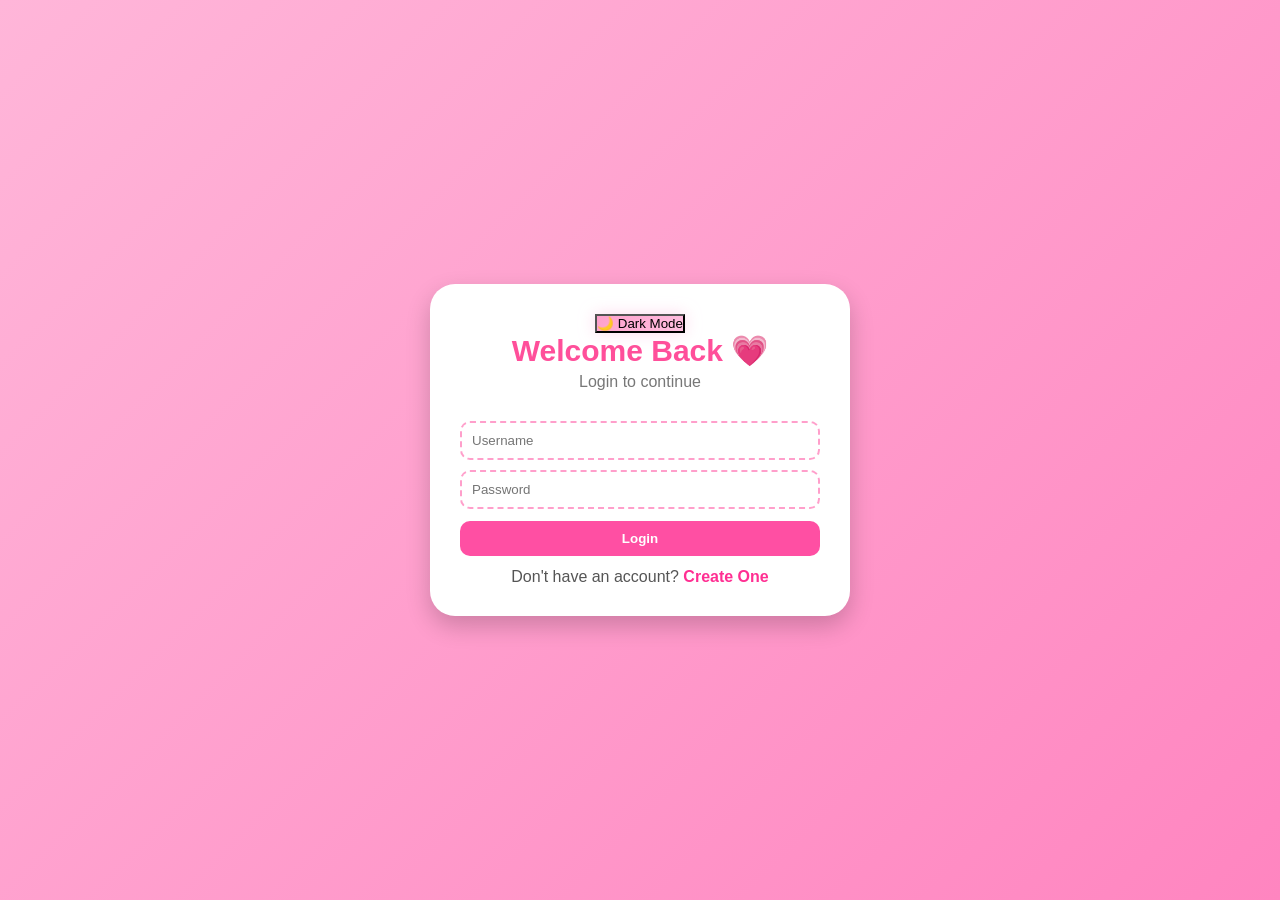
<file: index.html>
<!DOCTYPE html>
<html lang="en">
<head>
<meta charset="UTF-8">
<title>Login</title>
<link rel="stylesheet" href="login.css">
<link rel="stylesheet" href="theme.css"/>
</head>

<body>

<div class="container">
  <button id="themeBtn">🌙 Dark Mode</button>
  <h1 class="title">Welcome Back 💗</h1>
  <p class="subtitle">Login to continue</p>

  <input id="username" type="text" placeholder="Username">
  <input id="password" type="password" placeholder="Password">

  <button onclick="loginUser()" class="btn">Login</button>

  <p class="small">Don't have an account? <span onclick="showSignup()">Create One</span></p>
</div>

<!-- Signup Box -->
<div class="container hidden" id="signupBox">

  <h1 class="title">Create Account 🌷</h1>

  <input id="newUser" type="text" placeholder="Create Username">
  <input id="newPass" type="password" placeholder="Create Password">

  <button onclick="createUser()" class="btn">Sign Up ✨</button>

  <p class="small" onclick="hideSignup()">⬅ Back to Login</p>
</div>

<script src="login.js"></script>
<script src="theme.js"></script>

</body>
</html>
</file>
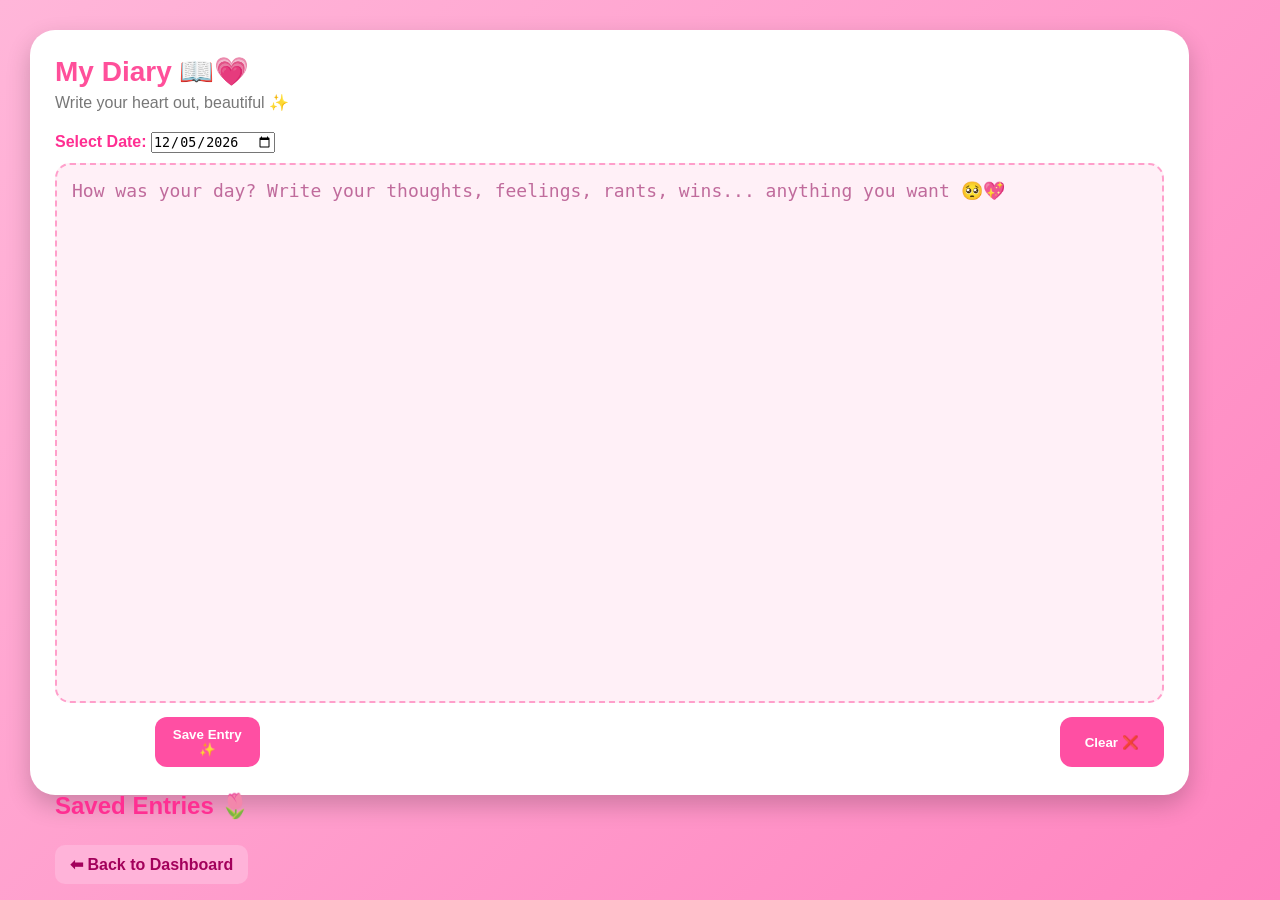
<file: dairy.html>
<!DOCTYPE html>
<html lang="en">
<head>
  <meta charset="UTF-8">
  <title>Diary</title>
  <link rel="stylesheet" href="diary.css">
</head>

<body>

<div class="container">
   <link rel="stylesheet" href="theme.css"/>
  <h1 class="title">My Diary 📖💗</h1>
  <p class="subtitle">Write your heart out, beautiful ✨</p>

  <div class="dateBox">
      <label>Select Date:</label>
      <input type="date" id="dateInput">
  </div>

  <textarea id="diaryText" placeholder="How was your day? Write your thoughts, feelings, rants, wins... anything you want 🥺💖"></textarea>

  <div class="buttons">
      <button onclick="saveDiary()">Save Entry ✨</button>
      <button onclick="clearDiary()">Clear ❌</button>
  </div>

  <h2 class="title2">Saved Entries 🌷</h2>
  <ul id="entriesList"></ul>

  <a href="dashboard.html" class="backBtn">⬅ Back to Dashboard</a>

</div>
<script src="theme.js"></script>
<script src="diary.js"></script>
</body>
</html>
</file>
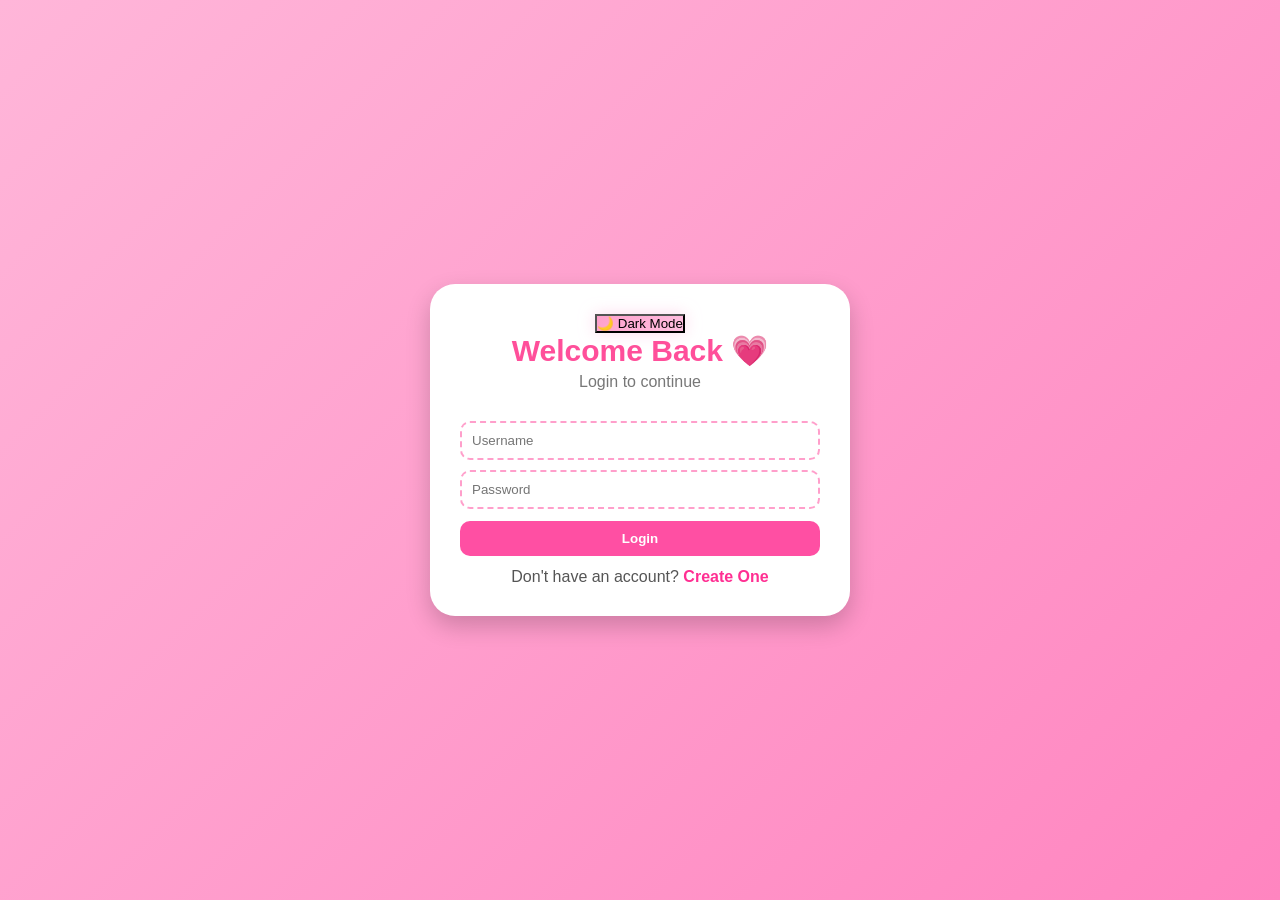
<file: dashboard.html>
<!DOCTYPE html>
<html lang="en">
<head>
<link rel="preconnect" href="https://fonts.googleapis.com">
<link rel="preconnect" href="https://fonts.gstatic.com" crossorigin>
<link href="https://fonts.googleapis.com/css2?family=Poppins:wght@300;400;500;600;700&display=swap" rel="stylesheet">
    <meta charset="UTF-8">
    <meta name="viewport" content="width=device-width, initial-scale=1.0">
    <title>dashboard</title>
   <link rel="stylesheet" href="dashboard.css"/>
<link rel="stylesheet" href="theme.css"/>
</head>
<body>
    <div class="container">

<button onclick="toggleTheme()" id="themeBtn">🌙</button>

<h1 class="title">Hi, Cherry 🌸</h1>
    <p class="subtitle">Welcome to your cute little world ✨</p>
    <div class="stats">

    <div class="statCard">
        <span class="statEmoji">🎯</span>
        <h2 id="goalCount">0</h2>
        <p>Goals</p>
    </div>

    <div class="statCard">
        <span class="statEmoji">✔</span>
        <h2 id="completedDays">0</h2>
        <p>Completed Days</p>
    </div>

    <div class="statCard">
        <span class="statEmoji">🔥</span>
        <h2 id="streakCount">0</h2>
        <p>Streak</p>
    </div>

    <div class="statCard">
        <span class="statEmoji">⏰</span>
        <h2 id="studyHours">0</h2>
        <p>Hours</p>
    </div>

</div>
    <div class="menu">

        <a href="tasks.html" class="box">
            <span class="emoji">🎀</span>
            <p>Tasks</p>
        </a>

        <a href="todo.html" class="box">
            <span class="emoji">📝</span>
            <p>To-Do</p>
        </a>
        <a href="diary.html" class="box">
            <span class="emoji">📖</span>
            <p>Diary</p>
        </a>

    </div>

    <button onclick="logout()" class="logoutBtn">Logout 🚪</button>

<script src="auth.js"></script>
<script src="dashboard.js"></script>
<script src="theme.js"></script>


</div>
  
</body>
</html>
</file>
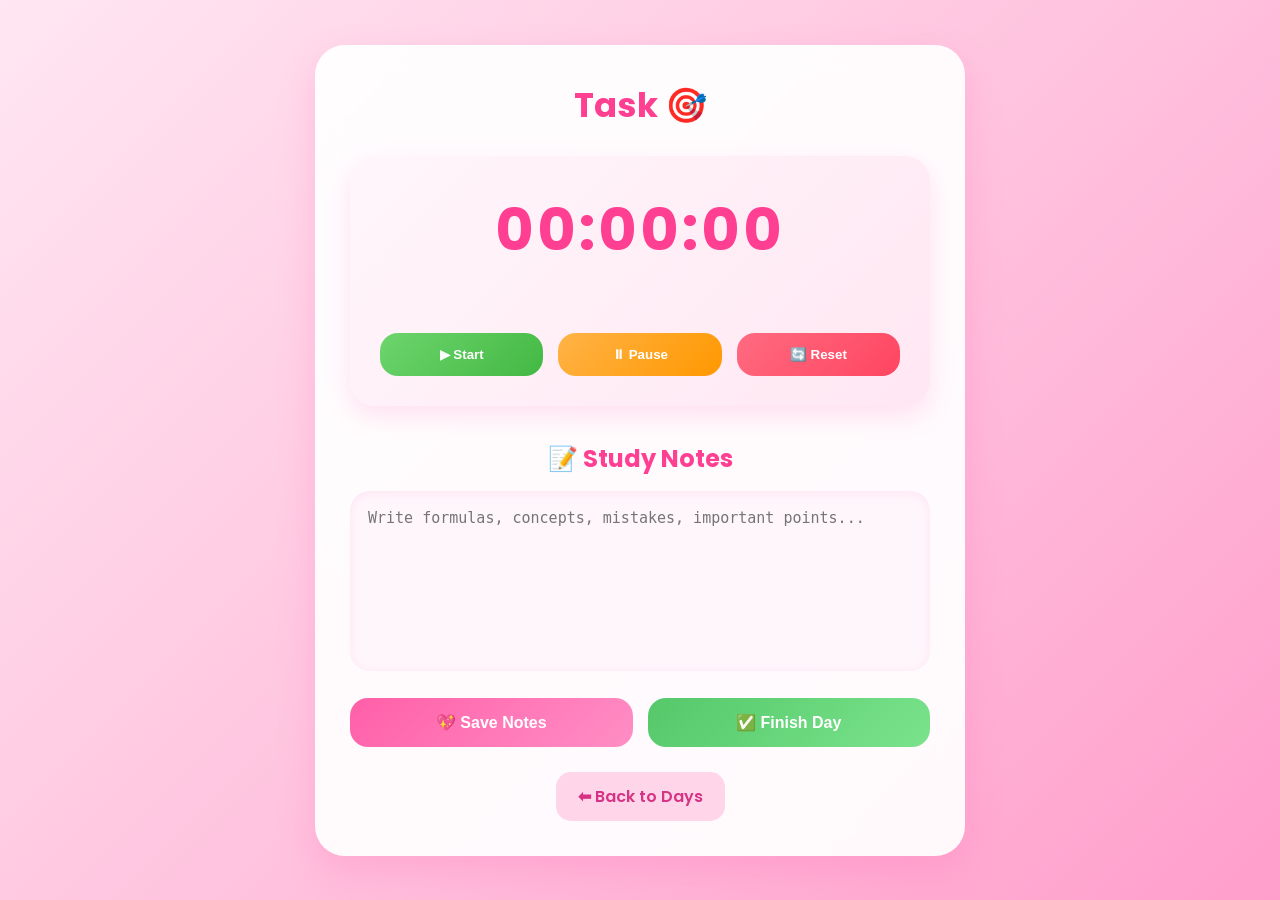
<file: daytimer.html>
<!DOCTYPE html>
<html lang="en">

<head>
    <meta charset="UTF-8">
    <meta name="viewport" content="width=device-width, initial-scale=1.0">
    <title>Focus Timer</title>

    <!-- Google Font -->
    <link rel="preconnect" href="https://fonts.googleapis.com">
    <link rel="preconnect" href="https://fonts.gstatic.com" crossorigin>
    <link href="https://fonts.googleapis.com/css2?family=Poppins:wght@300;400;500;600;700&display=swap" rel="stylesheet">

    <link rel="stylesheet" href="daytimer.css">
    <link rel="stylesheet" href="theme.css">
</head>

<body>

<div class="container">

    <h1 id="taskName" class="title">Task 🎯</h1>

    <p id="dayText" class="subtitle"></p>

    <!-- Timer Card -->
    <div class="timerBox">

        <div id="timer">00:00:00</div>

        <p id="statusText"></p>

        <div class="buttons">

            <button class="startBtn" onclick="startTimer()">
                ▶ Start
            </button>

            <button class="pauseBtn" onclick="pauseTimer()">
                ⏸ Pause
            </button>

            <button class="resetBtn" onclick="resetTimer()">
                🔄 Reset
            </button>

        </div>

    </div>

    <!-- Notes -->

    <h2 class="notesTitle">
        📝 Study Notes
    </h2>

    <textarea
        id="notes"
        placeholder="Write formulas, concepts, mistakes, important points..."
    ></textarea>

    <div class="actionButtons">

        <button
            class="saveBtn"
            onclick="saveNotes()">

            💖 Save Notes

        </button>

        <button
            class="finishBtn"
            onclick="finishDay()">

            ✅ Finish Day

        </button>

    </div>

    <a
        href="taskdays.html"
        class="backBtn">

        ⬅ Back to Days

    </a>

</div>

<script src="daytimer.js"></script>
<script src="theme.js"></script>

</body>
</html>
</file>
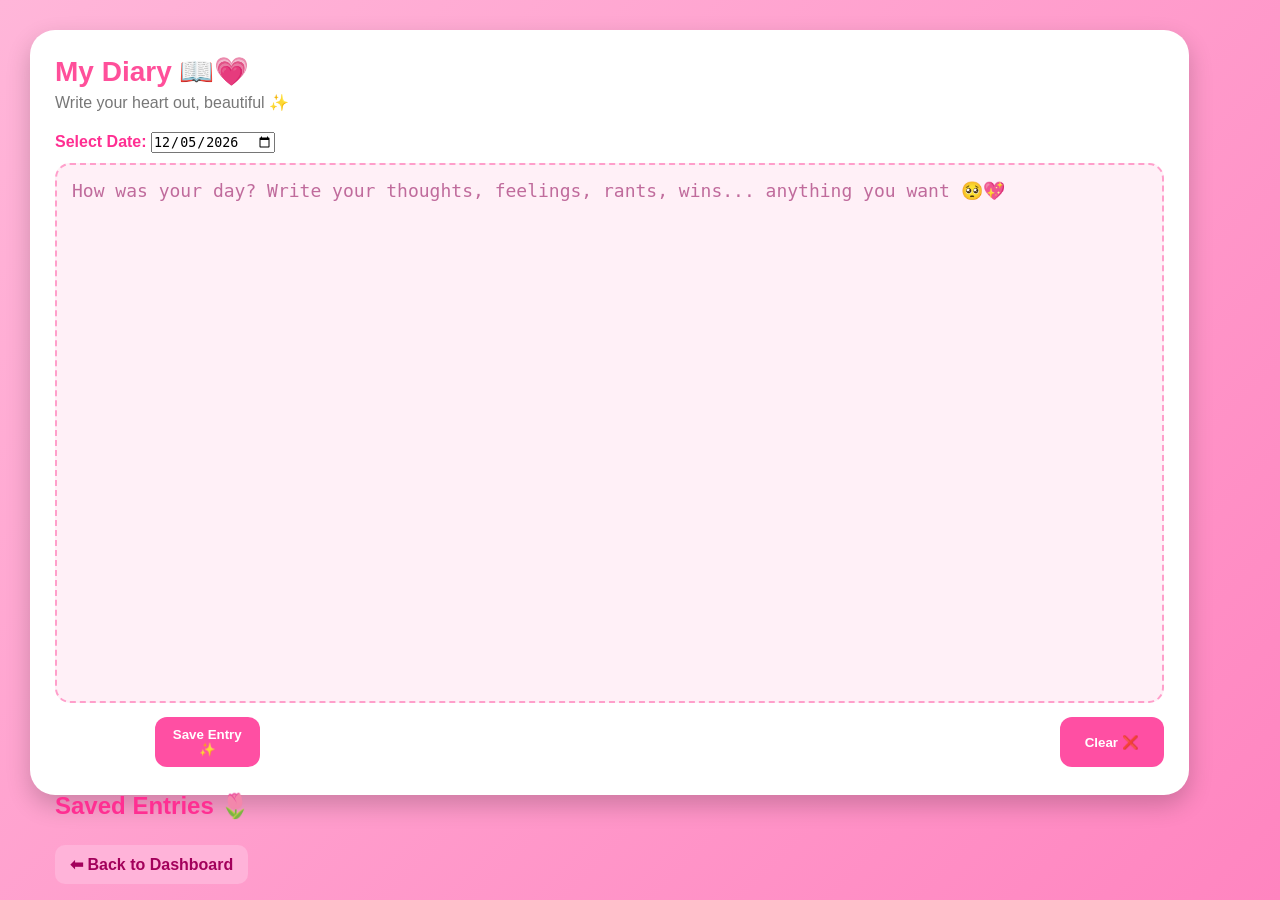
<file: diary.html>
<!DOCTYPE html>
<html lang="en">
<head>
  <meta charset="UTF-8">
  <title>Diary</title>
  <link rel="stylesheet" href="diary.css">
  <link rel="stylesheet" href="theme.css"/>
</head>

<body>

<div class="container">
   
  <h1 class="title">My Diary 📖💗</h1>
  <p class="subtitle">Write your heart out, beautiful ✨</p>

  <div class="dateBox">
      <label>Select Date:</label>
      <input type="date" id="dateInput">
  </div>

  <textarea id="diaryText" placeholder="How was your day? Write your thoughts, feelings, rants, wins... anything you want 🥺💖"></textarea>

  <div class="buttons">
      <button onclick="saveDiary()">Save Entry ✨</button>
      <button onclick="clearDiary()">Clear ❌</button>
  </div>

  <h2 class="title2">Saved Entries 🌷</h2>
  <ul id="entriesList"></ul>

  <a href="dashboard.html" class="backBtn">⬅ Back to Dashboard</a>

</div>

<script src="diary.js"></script>
<script src="theme.js"></script>
</body>
</html>
</file>
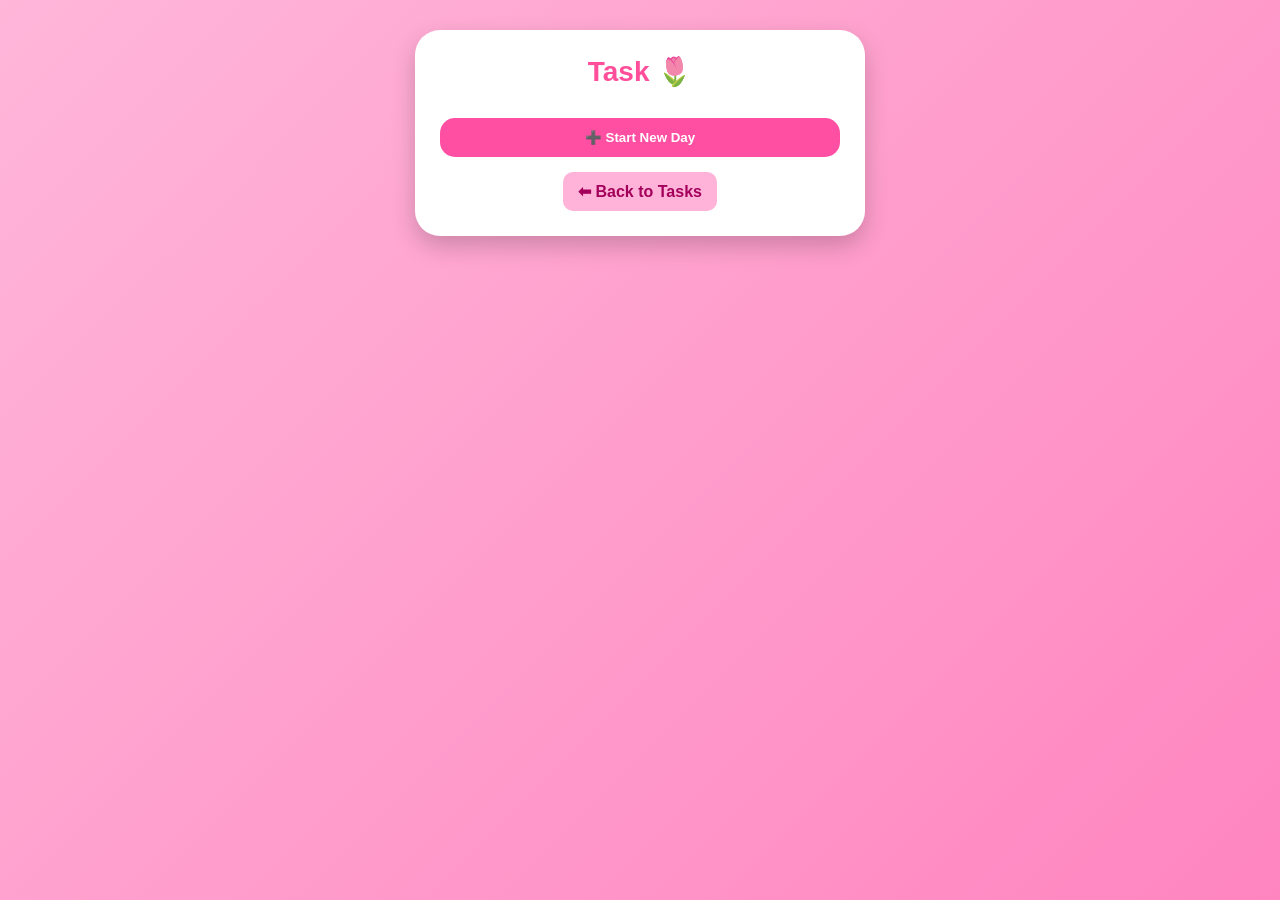
<file: taskdays.html>
<!DOCTYPE html>
<html lang="en">
<head>
  <meta charset="UTF-8">
  <title>Task Days</title>
  <link rel="stylesheet" href="taskdays.css">
  <link rel="stylesheet" href="theme.css"/>
</head>

<body>

<div class="container">

  <h1 id="taskTitle" class="title">Task 🌷</h1>
  <p id="taskInfo" class="subtitle"></p>

  <div id="daysList"></div>

  <button class="addBtn">➕ Start New Day</button>

  <a href="tasks.html" class="backBtn">⬅ Back to Tasks</a>

</div>

<script src="taskdays.js"></script>
<script src="theme.js"></script>
</body>
</html>
</file>
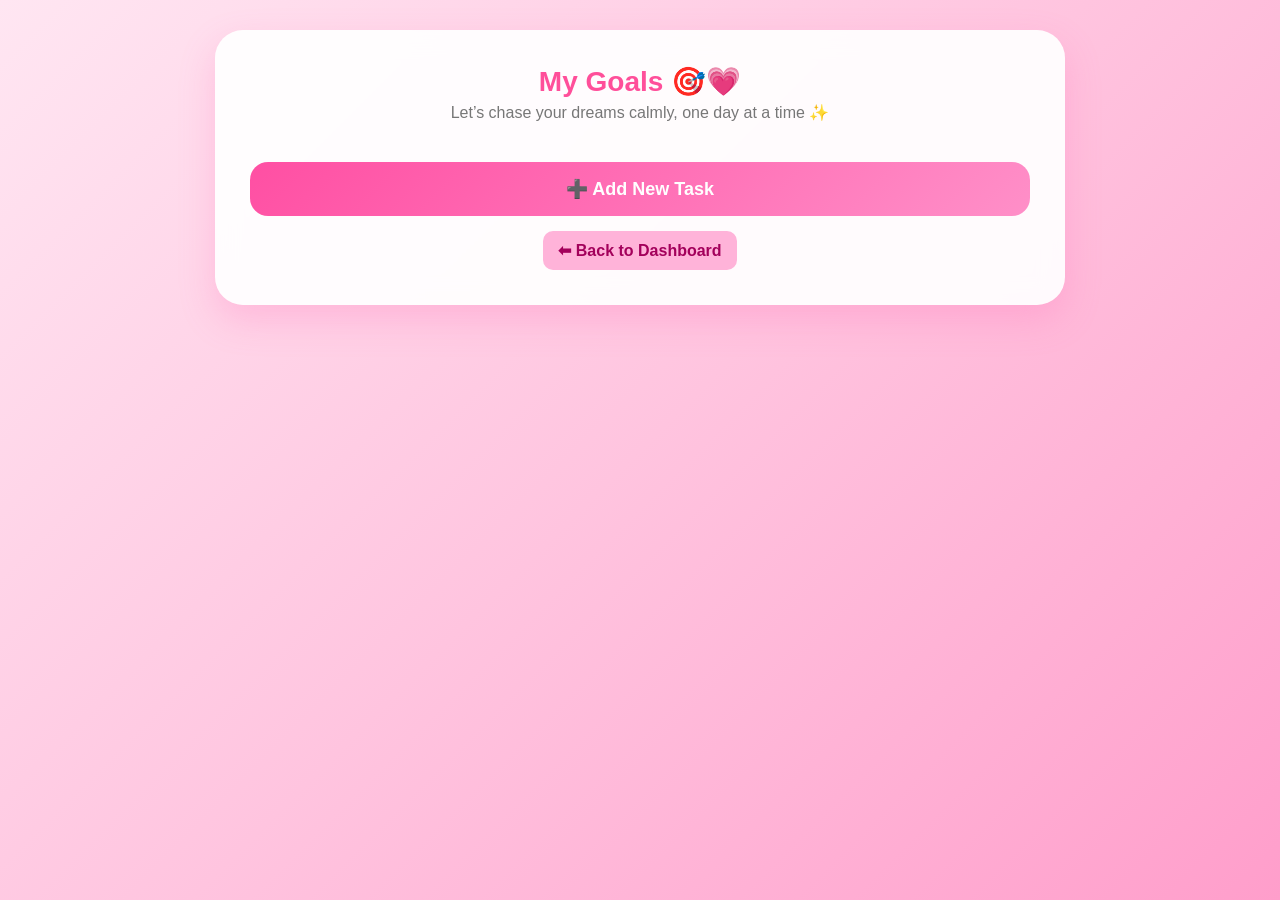
<file: tasks.html>
<!DOCTYPE html>
<html lang="en">
<head>
  <meta charset="UTF-8">
  <title>Tasks</title>
  <link rel="stylesheet" href="tasks.css">
  <link rel="stylesheet" href="theme.css"/>
</head>

<body>

<div class="container">

  <h1 class="title">My Goals 🎯💗</h1>
  <p class="subtitle">Let’s chase your dreams calmly, one day at a time ✨</p>

  <div id="taskList" class="taskList"></div>

  <button class="addBtn" onclick="openPopup()">➕ Add New Task</button>

  <a href="dashboard.html" class="backBtn">⬅ Back to Dashboard</a>

</div>


<!-- Popup Box -->
<div class="popup" id="popup">
  <div class="popupBox">
    <h2>Create New Goal 🌷</h2>

    <input id="taskName" type="text" placeholder="Goal Name (ex: DSA Practice)">
    <input id="taskdays" type="number" placeholder="Duration in Days (ex: 90)">
    <input id="taskTime" type="number" placeholder="Daily Time (hours ex: 2)">

    <div class="popupBtns">
      <button onclick="saveTask()">Save 💖</button>
      <button onclick="closePopup()">Cancel</button>
    </div>
  </div>
</div>

<script src="tasks.js"></script>
<script src="theme.js"></script>
</body>
</html>
</file>
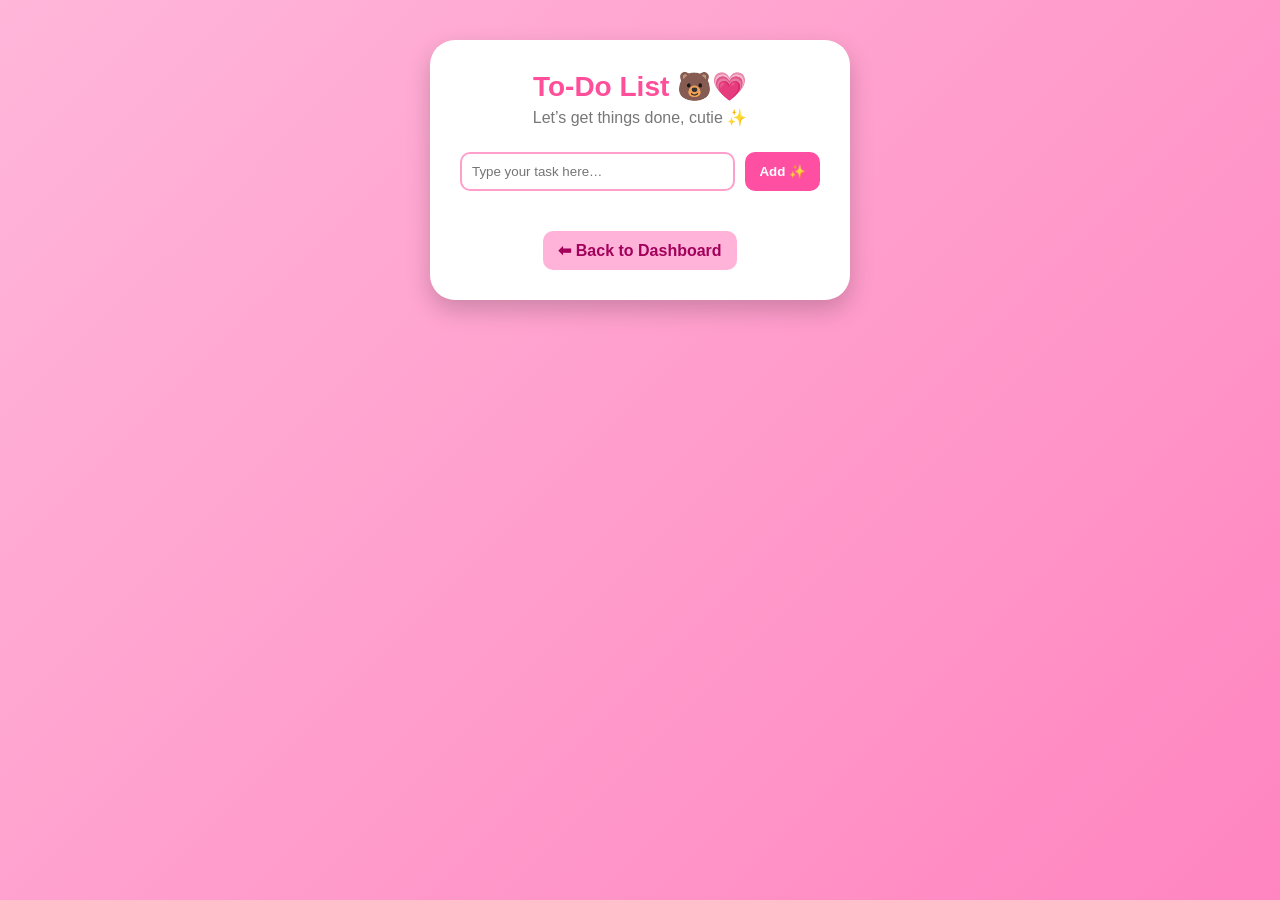
<file: todo.html>
<!DOCTYPE html>
<html lang="en">
<head>
    <meta charset="UTF-8">
    <meta name="viewport" content="width=device-width, initial-scale=1.0">
    <title>Document</title>
    <link rel="stylesheet" href="todo.css"/>
    <link rel="stylesheet" href="theme.css"/>
</head>
<body>
    <div class="container">
    
    <h1 class="title">To-Do List 🐻💗</h1>
    <p class="subtitle">Let’s get things done, cutie ✨</p>

    <div class="inputBox">
        <input id="taskInput" type="text" placeholder="Type your task here…">
        <button onclick="addTask()">Add ✨</button>
    </div>

    <ul id="taskList"></ul>

    <a href="dashboard.html" class="backBtn">⬅ Back to Dashboard</a>

</div>

<script src="todo.js"> </script>
<script src="theme.js"></script>
</body>
</html>
</file>
<file: login.css>
*{margin:0;padding:0;box-sizing:border-box;}

body{
  font-family:"Segoe UI",Arial;
  background:linear-gradient(135deg,#ffb6d9,#ff85c0);
  height:100vh;
  display:flex;
  justify-content:center;
  align-items:center;
}

.container{
  width:90%;
  max-width:420px;
  background:white;
  padding:30px;
  text-align:center;
  border-radius:25px;
  box-shadow:0 10px 25px rgba(0,0,0,.2);
}

.title{
  color:#ff4f9a;
  font-size:30px;
  font-weight:700;
}

.subtitle{
  color:#777;
  margin:5px 0 20px;
}

input{
  width:100%;
  padding:10px;
  margin-top:10px;
  border-radius:10px;
  border:2px dashed #ff9fcb;
  outline:none;
}

.btn{
  width:100%;
  padding:10px;
  margin-top:12px;
  border:none;
  border-radius:10px;
  background:#ff4fa3;
  color:white;
  font-weight:700;
  cursor:pointer;
}

.btn:hover{
  background:#ff8ccc;
}

.small{
  margin-top:12px;
  color:#555;
}

.small span{
  color:#ff2f92;
  font-weight:700;
  cursor:pointer;
}

.hidden{
  display:none;
}
</file>
<file: theme.css>
body.dark{
 
    background: linear-gradient(135deg,#1a1a1a,#2d1b2e) !important;

    color:white !important;
}


body.dark .container{
    background:#252525 !important;
    box-shadow:0 0 25px rgba(255,105,180,0.25);
}
body.dark .container{
    box-shadow:
        0 0 15px rgba(255,105,180,0.3),
        0 0 35px rgba(255,105,180,0.15);
}
body.dark input,
body.dark textarea{
    background:#444 !important;
    color:white !important;
    border:1px solid #666 !important;
}

body.dark li{
    background:#3a3a3a !important;
    color:white !important;
}

body.dark a{
    color:#ff9fcb !important;
}

body.dark .backBtn{
    background:#ff9fcb !important;
    color:white !important;
}
#themeBtn{
    background:linear-gradient(135deg,#ff9fcb,#ffc0e1);
    box-shadow:0 0 15px rgba(255,192,225,0.6);
    transition:.3s;
}

#themeBtn:hover{
    transform:scale(1.1);
}
body.dark .logoutBtn{
    background:#ff69b4 !important;
    color:white !important;
    border:none;
}
body.dark li{
    background:#343434 !important;
    color:white !important;
}
body.dark input{
    background:#383838 !important;
    color:white !important;
    border:1px solid #ff9fcb !important;
}
</file>
<file: diary.css>
*{
  margin:0;
  padding:0;
  box-sizing:border-box;
}

body{
  font-family:"Segoe UI", Arial;
  background: linear-gradient(135deg,#ffb6d9,#ff85c0);
  min-height:100vh;
  padding: 30px;
}

.container{
  width:95%;
  height:85vh;
  background:white;
  padding:25px;
  border-radius:25px;
  box-shadow:0 10px 25px rgba(0,0,0,0.2);
}

.title{
  color:#ff4f9a;
  font-size:28px;
  font-weight:700;
}

.subtitle{
  color:#777;
  margin-top:5px;
  margin-bottom:20px;
}

/* Date */
.dateBox{
  text-align:left;
  margin-bottom:10px;
  color:#ff2f92;
  font-weight:600;
}

/* Text Area */
textarea{
  width:100%;
  height:60vh;
  border-radius:15px;
  padding:15px;
  border:2px dashed #ff9fcb;
  outline:none;
  font-size:18px;
  background:#fff0f7;
  resize:none;
}


textarea::placeholder{
  color:#c06b9c;
}

.buttons{
  margin-top:10px;
  display:flex;
  justify-content:flex-end;
  padding-left: 100px;
  gap: 800px;
}

button{
  flex:1;
  padding:10px;
  border:none;
  border-radius:12px;
  font-weight:700;
  cursor:pointer;
  background:#ff4fa3;
  color:white;
  transition:.3s;
}

button:hover{
  background:#ff8ccc;
}

/* Saved entries */
.title2{
  margin-top:25px;
  color:#ff2f92;
}

#entriesList{
  text-align:left;
  list-style:none;
  margin-top:10px;
  max-height:130px;
  overflow-y:auto;
}

#entriesList li{
  background:#ffe6f2;
  padding:10px;
  border-radius:12px;
  margin-top:8px;
  border:2px dashed #ff9fcb;
  cursor:pointer;
}

/* Back */
.backBtn{
  display:inline-block;
  margin-top:15px;
  text-decoration:none;
  padding:10px 15px;
  background:#ffb3d9;
  color:#a3005b;
  border-radius:10px;
  font-weight:600;
}
</file>
<file: dashboard.css>
/* ---------- Reset ---------- */

*{
    margin:0;
    padding:0;
    box-sizing:border-box;
}

/* ---------- Body ---------- */

body{
    font-family:"Poppins",sans-serif;
    background:linear-gradient(135deg,#ffe8f3,#ffcae6,#ff9fcb);
    min-height:100vh;
    display:flex;
    justify-content:center;
    align-items:center;
    padding:25px;
}

/* ---------- Main Card ---------- */

.container{

    width:100%;
    max-width:470px;

    background:rgba(255,255,255,.92);

    backdrop-filter:blur(12px);

    border-radius:30px;

    padding:35px;

    text-align:center;

    position:relative;

    border:1px solid rgba(255,255,255,.7);

    box-shadow:
        0 12px 35px rgba(255,105,180,.25);

}

/* ---------- Theme Button ---------- */

#themeBtn{

    position:absolute;

    top:18px;
    right:18px;

    width:48px;
    height:48px;

    border:none;

    border-radius:50%;

    cursor:pointer;

    font-size:20px;

    background:linear-gradient(135deg,#ff9fcb,#ffd5ea);

    box-shadow:0 5px 15px rgba(255,105,180,.35);

    transition:.35s;

}

#themeBtn:hover{

    transform:rotate(20deg) scale(1.08);

}

/* ---------- Heading ---------- */

.title{

    font-size:38px;

    color:#ff3f91;

    font-weight:700;

}

.subtitle{

    color:#666;

    margin-top:10px;

    margin-bottom:35px;

    font-size:15px;

}

/* ---------- Menu ---------- */

.menu{

    display:flex;

    flex-direction:column;

    gap:18px;

}

/* ---------- Cards ---------- */

.box{

    text-decoration:none;

    background:linear-gradient(135deg,#fff6fb,#ffe5f1);

    border-radius:24px;

    padding:22px;

    color:#ff4f9a;

    transition:.35s;

    box-shadow:0 10px 20px rgba(255,105,180,.18);

}

.box:hover{

    transform:translateY(-8px) scale(1.03);

    box-shadow:0 20px 35px rgba(255,105,180,.25);

}

/* ---------- Emoji ---------- */

.emoji{

    display:block;

    font-size:36px;

    margin-bottom:12px;

}

.box p{

    font-size:22px;

    font-weight:600;

}

/* ---------- Logout ---------- */

.logoutBtn{

    width:100%;

    margin-top:28px;

    border:none;

    border-radius:18px;

    padding:15px;

    cursor:pointer;

    font-size:17px;

    font-weight:600;

    color:white;

    background:linear-gradient(135deg,#ff5ba7,#ff8ec5);

    transition:.35s;

}

.logoutBtn:hover{

    transform:translateY(-3px);

    box-shadow:0 10px 20px rgba(255,105,180,.3);

}

/* ---------- Mobile ---------- */

@media(max-width:500px){

    .container{

        padding:28px;

    }

    .title{

        font-size:32px;

    }

    .box{

        padding:20px;

    }

}

.stats{
    display:grid;
    grid-template-columns:repeat(2,1fr);
    gap:15px;
    margin-bottom:30px;
}

.statCard{
    background:linear-gradient(135deg,#fff6fb,#ffe5f1);
    padding:18px;
    border-radius:20px;
    box-shadow:0 8px 18px rgba(255,105,180,.18);
    transition:.3s;
}

.statCard:hover{
    transform:translateY(-4px);
    box-shadow:0 15px 25px rgba(255,105,180,.28);
}

.statEmoji{
    font-size:28px;
}

.statCard h2{
    color:#ff3f91;
    margin-top:8px;
    font-size:28px;
}

.statCard p{
    color:#666;
    margin-top:4px;
}
</file>
<file: daytimer.css>
/* ---------- Google Font ---------- */

*{
    margin:0;
    padding:0;
    box-sizing:border-box;
}

/* ---------- Body ---------- */

body{

    font-family:"Poppins",sans-serif;
    background:linear-gradient(135deg,#ffe6f2,#ffc4df,#ff9ecb);
    min-height:100vh;
    display:flex;
    justify-content:center;
    align-items:center;
    padding:25px;

}

/* ---------- Container ---------- */

.container{

    width:100%;

    max-width:650px;

    background:rgba(255,255,255,.93);

    backdrop-filter:blur(12px);

    border-radius:30px;

    padding:35px;

    text-align:center;

    box-shadow:0 15px 35px rgba(255,105,180,.25);

}

/* ---------- Heading ---------- */

.title{

    color:#ff3f91;

    font-size:34px;

    font-weight:700;

}

.subtitle{

    color:#666;

    margin-top:10px;

    margin-bottom:25px;

}

/* ---------- Timer Box ---------- */

.timerBox{

    background:linear-gradient(135deg,#fff6fb,#ffe7f2);

    border-radius:25px;

    padding:30px;

    margin-top:20px;

    box-shadow:0 10px 25px rgba(255,105,180,.18);

}

/* ---------- Timer ---------- */

#timer{

    font-size:58px;

    font-weight:700;

    color:#ff3f91;

    letter-spacing:3px;

    margin-bottom:20px;

}

/* ---------- Status ---------- */

#statusText{

    margin-bottom:18px;

    color:#ff4f9a;

    font-weight:600;

    min-height:22px;

}

/* ---------- Buttons ---------- */

.buttons{

    display:flex;

    gap:15px;

    justify-content:center;

    flex-wrap:wrap;

}

.buttons button{

    flex:1;

    min-width:130px;

    padding:14px;

    border:none;

    border-radius:18px;

    cursor:pointer;

    font-weight:600;

    color:white;

    transition:.3s;

}

/* ---------- Start ---------- */

.startBtn{

    background:linear-gradient(135deg,#6dd56d,#43b843);

}

/* ---------- Pause ---------- */

.pauseBtn{

    background:linear-gradient(135deg,#ffb347,#ff9800);

}

/* ---------- Reset ---------- */

.resetBtn{

    background:linear-gradient(135deg,#ff6b81,#ff4560);

}

.buttons button:hover{

    transform:translateY(-3px);

    box-shadow:0 10px 18px rgba(0,0,0,.15);

}

/* ---------- Notes ---------- */

.notesTitle{

    margin-top:35px;

    color:#ff3f91;

}

textarea{

    width:100%;

    height:180px;

    margin-top:15px;

    border:none;

    border-radius:20px;

    padding:18px;

    resize:none;

    outline:none;

    font-size:15px;

    background:#fff6fb;

    box-shadow:inset 0 2px 10px rgba(255,105,180,.12);

}

/* ---------- Save + Finish ---------- */

.actionButtons{

    display:flex;

    gap:15px;

    margin-top:20px;

}

.actionButtons button{

    flex:1;

    padding:15px;

    border:none;

    border-radius:18px;

    color:white;

    cursor:pointer;

    font-size:16px;

    font-weight:700;

    transition:.3s;

}

.saveBtn{

    background:linear-gradient(135deg,#ff5fa8,#ff8ec5);

}

.finishBtn{

    background:linear-gradient(135deg,#55c86a,#7ae38c);

}

.actionButtons button:hover{

    transform:translateY(-3px);

    box-shadow:0 10px 20px rgba(0,0,0,.15);

}

/* ---------- Back ---------- */

.backBtn{

    display:inline-block;

    margin-top:25px;

    text-decoration:none;

    background:#ffd5ea;

    color:#d63384;

    padding:12px 22px;

    border-radius:15px;

    font-weight:600;

    transition:.3s;

}

.backBtn:hover{

    background:#ffbddc;

}

/* ---------- Mobile ---------- */

@media(max-width:600px){

    .container{

        padding:25px;

    }

    #timer{

        font-size:42px;

    }

    .buttons{

        flex-direction:column;

    }

    .actionButtons{

        flex-direction:column;

    }

}
</file>
<file: taskdays.css>
*{
  margin:0;
  padding:0;
  box-sizing:border-box;
}

body{
  font-family:"Segoe UI",Arial;
  background: linear-gradient(135deg,#ffb6d9,#ff85c0);
  min-height:100vh;
  padding:30px;
}

.container{
  width:95%;
  max-width:450px;
  margin:auto;
  background:white;
  padding:25px;
  border-radius:25px;
  box-shadow:0 10px 25px rgba(0,0,0,0.2);
  text-align:center;
}
.completedDay{
  background:#c7ffd6 !important;
  border:2px dashed #34a853 !important;
  color:#1b5e20;
  font-weight:700;
}

.title{
  color:#ff4f9a;
  font-size:28px;
  font-weight:700;
}

.subtitle{
  color:#777;
  margin-top:5px;
  margin-bottom:15px;
}

/* Days List */
#daysList{
  margin-top:10px;
}

.dayCard{
  background:#ffe6f2;
  padding:12px;
  margin-top:10px;
  border-radius:18px;
  border:2px dashed #ff9fcb;
  font-size:18px;
  text-align:center;
  cursor:pointer;
}

.dayCard:hover{
  background:#ffcae6;
}

/* Button Bottom */
.addBtn{
  width:100%;
  margin-top:15px;
  padding:12px;
  border:none;
  background:#ff4fa3;
  color:white;
  font-weight:700;
  border-radius:15px;
  cursor:pointer;
}

.addBtn:hover{
  background:#ff8ccc;
}

.backBtn{
  display:inline-block;
  margin-top:15px;
  text-decoration:none;
  padding:10px 15px;
  background:#ffb3d9;
  color:#a3005b;
  border-radius:10px;
  font-weight:600;
}
</file>
<file: tasks.css>
*{
  margin:0;
  padding:0;
  box-sizing:border-box;
}

body{
    font-family:"Poppins",sans-serif;
    background:linear-gradient(135deg,#ffe6f2,#ffc4df,#ff9ecb);
    min-height:100vh;
    padding:30px;
}
.container{
    max-width:850px;
    margin:auto;
    background:rgba(255,255,255,.93);
    backdrop-filter:blur(12px);
    border-radius:28px;
    padding:35px;
    box-shadow:0 15px 35px rgba(255,105,180,.25);
    text-align:center;
}

.title{
  color:#ff4f9a;
  font-size:28px;
  font-weight:700;
}

.subtitle{
  color:#777;
  margin-top:5px;
  margin-bottom:15px;
}

/* Task Cards */
.taskList{
  margin-top:10px;
}

.taskCard{

    background:linear-gradient(135deg,#fff5fb,#ffe5f1);

    padding:22px;

    margin-top:20px;

    border-radius:22px;

    border:none;

    width:100%;

    text-align:left;

    box-shadow:0 10px 20px rgba(255,105,180,.15);

    transition:.3s;
}
.taskCard:hover{

    transform:translateY(-5px);

    box-shadow:0 18px 30px rgba(255,105,180,.25);

}
.taskCard h3{

    color:#ff3f91;

    font-size:24px;

    margin-bottom:10px;

}
.taskCard p{

    color:#666;

    margin-top:6px;

    font-size:15px;

}

/* Add Btn */
.addBtn{

    width:100%;

    margin-top:25px;

    padding:16px;

    border:none;

    border-radius:18px;

    background:linear-gradient(135deg,#ff4fa3,#ff8fc8);

    color:white;

    font-size:18px;

    font-weight:700;

    cursor:pointer;

    transition:.3s;

}

.addBtn:hover{
  background:#ff8ccc;
}

/* Back */
.backBtn{
  display:inline-block;
  margin-top:15px;
  text-decoration:none;
  padding:10px 15px;
  background:#ffb3d9;
  color:#a3005b;
  border-radius:10px;
  font-weight:600;
}

/* Popup */
.popup{
  position:fixed;
  top:0;
  left:0;
  width:100%;
  height:100%;
  display:none;
  align-items:center;
  justify-content:center;
  background:rgba(0,0,0,0.5);
}

.popupBox{
  background:white;
  padding:20px;
  width:90%;
  max-width:330px;
  border-radius:20px;
  text-align:center;
}

.popupBox input{
  width:100%;
  padding:10px;
  margin-top:10px;
  border-radius:10px;
  border:2px dashed #ff9fcb;
}

.popupBtns{
  margin-top:10px;
  display:flex;
  gap:10px;
}

.popupBtns button{
  flex:1;
  padding:8px;
  border:none;
  background:#ff4fa3;
  color:white;
  border-radius:10px;
  font-weight:600;
  cursor:pointer;
}

.popupBtns button:hover{
  background:#ff8ccc;
}

.taskBtns{
  display:flex;
  gap:10px;
  margin-top:8px;
}

.taskBtns button{

    flex:1;

    padding:10px;

    border:none;

    border-radius:14px;

    cursor:pointer;

    font-weight:600;

    background:linear-gradient(135deg,#ff7eb7,#ffb6d9);

    color:white;

    transition:.3s;

}

.taskBtns button:hover{

    transform:scale(1.05);

}
.progress{

    width:100%;

    height:12px;

    background:#ffe2ef;

    border-radius:30px;

    margin:15px 0;

    overflow:hidden;

}

.progressFill{

    height:100%;

    width:40%;

    background:linear-gradient(90deg,#ff4fa3,#ff9fcf);

    border-radius:30px;

    transition:.5s;

}
</file>
<file: todo.css>
*{
  margin:0;
  padding:0;
  box-sizing:border-box;
}

body{
  font-family: "Segoe UI", Arial;
  background: linear-gradient(135deg,#ffb6d9,#ff85c0);
  min-height:100vh;
  display:flex;
  justify-content:center;
  align-items:flex-start;
  padding:20px 0;
  overflow-y:auto;
}

.container{
  width:90%;
  max-width:420px;
  background:white;
  padding:30px;
  border-radius:25px;
  text-align:center;
  box-shadow:0 10px 25px rgba(0,0,0,0.2);
  margin:20px 0;
}

.title{
  color:#ff4f9a;
  font-size:28px;
  font-weight:700;
}

.subtitle{
  color:#777;
  margin-top:5px;
  margin-bottom:25px;
}

.inputBox{
  display:flex;
  gap:10px;
}

.inputBox input{
  flex:1;
  padding:10px;
  border-radius:10px;
  border:2px solid #ff9fcb;
  outline:none;
}

.inputBox button{
  padding:10px 14px;
  border:none;
  background:#ff4fa3;
  color:white;
  border-radius:10px;
  cursor:pointer;
  font-weight:600;
  transition:.3s;
}

.inputBox button:hover{
  background:#ff8fcf;
}

/* Task List */
#taskList{
  margin-top:20px;
  list-style:none;
}

li{
  background:#ffe6f2;
  padding:12px;
  margin-top:10px;
  border-radius:15px;
  display:flex;
  justify-content:space-between;
  align-items:center;
  border:2px dashed #ff9fcb;
  font-size:17px;
  transform: scale(0.9);
  opacity:0;
  animation: pop .3s forwards;
}

@keyframes pop {
  to{
    transform: scale(1);
    opacity:1;
  }
}

/* Smooth tick effect */
.completed{
  text-decoration:line-through;
  color:#888;
  transition:.3s;
}

.remove{
  animation: fadeout .3s forwards;
}

@keyframes fadeout {
  to{
    opacity:0;
    transform: translateX(40px);
  }
}

/* Buttons on each task */
.btns button{
  margin-left:8px;
  border:none;
  padding:6px 10px;
  border-radius:8px;
  cursor:pointer;
  font-size:13px;
}

.done{
  background:#90ee90;
}

.delete{
  background:#ff7f7f;
  color:white;
}

/* Back Button */
.backBtn{
  display:inline-block;
  margin-top:20px;
  text-decoration:none;
  padding:10px 15px;
  background:#ffb3d9;
  color:#a3005b;
  border-radius:10px;
  font-weight:600;
}



@keyframes float{
  to{
    transform: translateY(-40px);
    opacity:0;
  }
}
</file>
